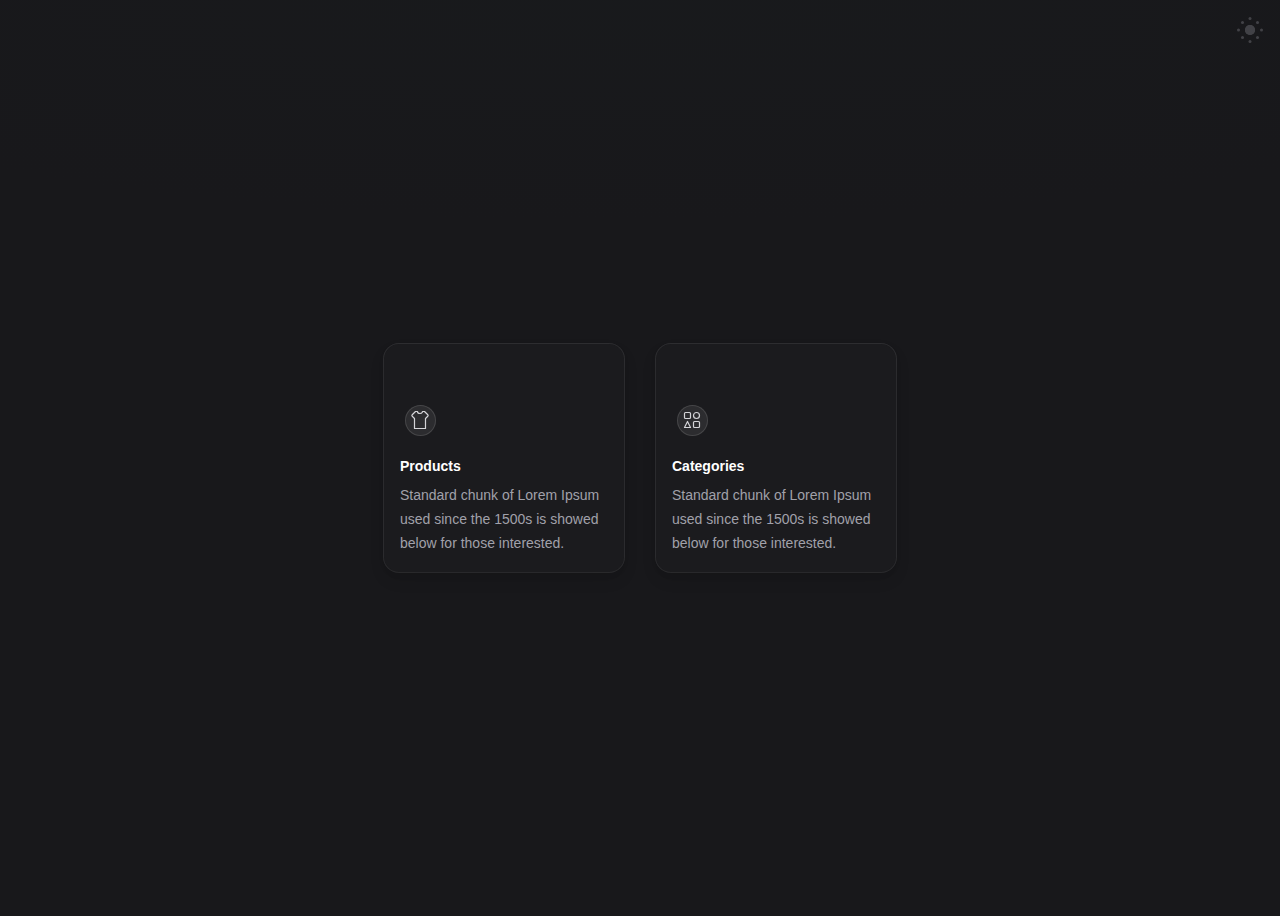
<file: Animated Hover Card  Day & Light Effects/index.html>
<!DOCTYPE html>
<html lang="en">
  <!-- Coding By Easy Web Learner -->
  <!-- Animated Hover Card  Day & Light Effects -->
  <head>
    <meta charset="UTF-8" />
    <meta name="viewport" content="width=device-width, initial-scale=1.0" />
    <title>Animated Card | Easy Web Learner</title>
    <!-- CSS -->
    <link rel="stylesheet" href="style.css">
  </head>
  <body>
   
    <div class="grid">
      <div class="card">
        <span class="icon">
          <svg viewBox="0 0 24 24" fill="none" stroke="currentColor" stroke-width="1.2" stroke-linecap="round" stroke-linejoin="round" xmlns="http://www.w3.org/2000/svg">
            <path d="M14.5 3.5C14.5 3.5 14.5 5.5 12 5.5C9.5 5.5 9.5 3.5 9.5 3.5H7.5L4.20711 6.79289C3.81658 7.18342 3.81658 7.81658 4.20711 8.20711L6.5 10.5V20.5H17.5V10.5L19.7929 8.20711C20.1834 7.81658 20.1834 7.18342 19.7929 6.79289L16.5 3.5H14.5Z"/>
          </svg>
        </span>

        <h4>Products</h4>
        <p>
          Standard chunk of Lorem Ipsum used since the 1500s is showed below
          for those interested.
        </p>
        <div class="shine"></div>
        <div class="background">
          <div class="tiles">
            <div class="tile tile-1"></div>
            <div class="tile tile-2"></div>
            <div class="tile tile-3"></div>
            <div class="tile tile-4"></div>
    
            <div class="tile tile-5"></div>
            <div class="tile tile-6"></div>
            <div class="tile tile-7"></div>
            <div class="tile tile-8"></div>
    
            <div class="tile tile-9"></div>
            <div class="tile tile-10"></div>
          </div>
    
          <div class="line line-1"></div>
          <div class="line line-2"></div>
          <div class="line line-3"></div>
        </div>
      </div>
      <div class="card">
        <span class="icon">
          <svg viewBox="0 0 24 24" fill="none" stroke="currentColor" stroke-width="1.2" stroke-linecap="round" stroke-linejoin="round" xmlns="http://www.w3.org/2000/svg">
            <path d="M4.5 9.5V5.5C4.5 4.94772 4.94772 4.5 5.5 4.5H9.5C10.0523 4.5 10.5 4.94772 10.5 5.5V9.5C10.5 10.0523 10.0523 10.5 9.5 10.5H5.5C4.94772 10.5 4.5 10.0523 4.5 9.5Z"/>
            <path d="M13.5 18.5V14.5C13.5 13.9477 13.9477 13.5 14.5 13.5H18.5C19.0523 13.5 19.5 13.9477 19.5 14.5V18.5C19.5 19.0523 19.0523 19.5 18.5 19.5H14.5C13.9477 19.5 13.5 19.0523 13.5 18.5Z"/>
            <path d="M4.5 19.5L7.5 13.5L10.5 19.5H4.5Z" />
            <path d="M16.5 4.5C18.1569 4.5 19.5 5.84315 19.5 7.5C19.5 9.15685 18.1569 10.5 16.5 10.5C14.8431 10.5 13.5 9.15685 13.5 7.5C13.5 5.84315 14.8431 4.5 16.5 4.5Z"/>
          </svg>
        </span>
        <h4>Categories</h4>
        <p>
          Standard chunk of Lorem Ipsum used since the 1500s is showed below
          for those interested.
        </p>
        <div class="shine"></div>
        <div class="background">
          <div class="tiles">
            <div class="tile tile-1"></div>
            <div class="tile tile-2"></div>
            <div class="tile tile-3"></div>
            <div class="tile tile-4"></div>
    
            <div class="tile tile-5"></div>
            <div class="tile tile-6"></div>
            <div class="tile tile-7"></div>
            <div class="tile tile-8"></div>
    
            <div class="tile tile-9"></div>
            <div class="tile tile-10"></div>
          </div>
    
          <div class="line line-1"></div>
          <div class="line line-2"></div>
          <div class="line line-3"></div>
        </div>
      </div>
    </div>
    
    <!-- Day & Night Effect -->
    <label class="day-night">
      <input type="checkbox" checked />
      <div></div>
    </label>
      <!-- JavaScript -->
      <script src="script.js"></script>
  </body>
</html>
</file>
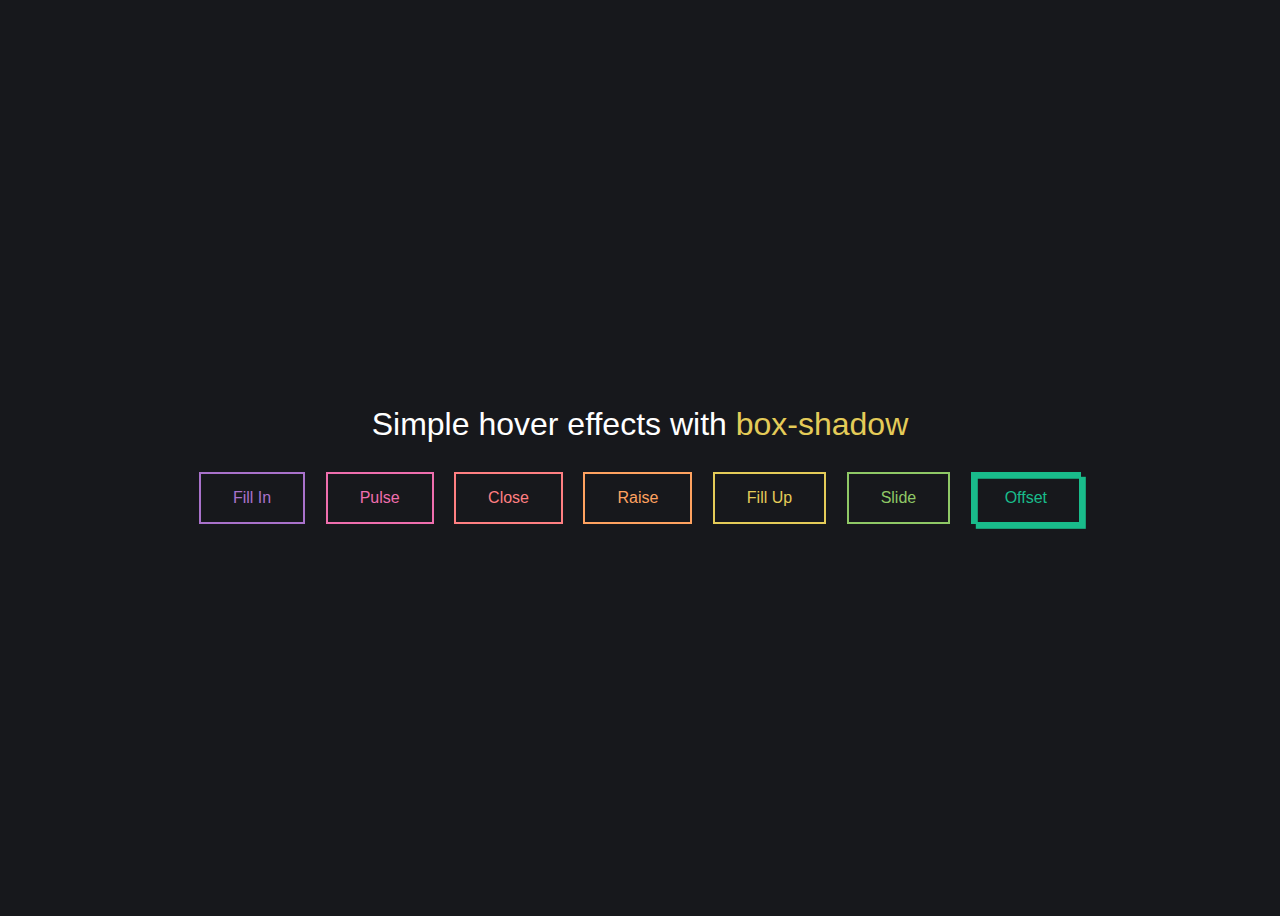
<file: Button hover effects with box-shadow/index.html>
<!DOCTYPE html>
<html lang="en">
    <!-- Coding By Easy Web Learner | itrabbi.com  -->
    <!-- Using the <details> tag to create tabs -->
<head>
    <meta charset="UTF-8">
    <meta name="viewport" content="width=device-width, initial-scale=1.0">
    <title>Button hover effects with box-shadow</title>
    <link rel="stylesheet" href="style.css">
</head>
<body>
    <div class="buttons">
        <h1>Simple hover effects with <code>box-shadow</code></h1>
        <button class="fill">Fill In</button>
        <button class="pulse">Pulse</button>
        <button class="close">Close</button>
        <button class="raise">Raise</button>
        <button class="up">Fill Up</button>
        <button class="slide">Slide</button>
        <button class="offset">Offset</button>
      </div>
</body>
</html>
</file>
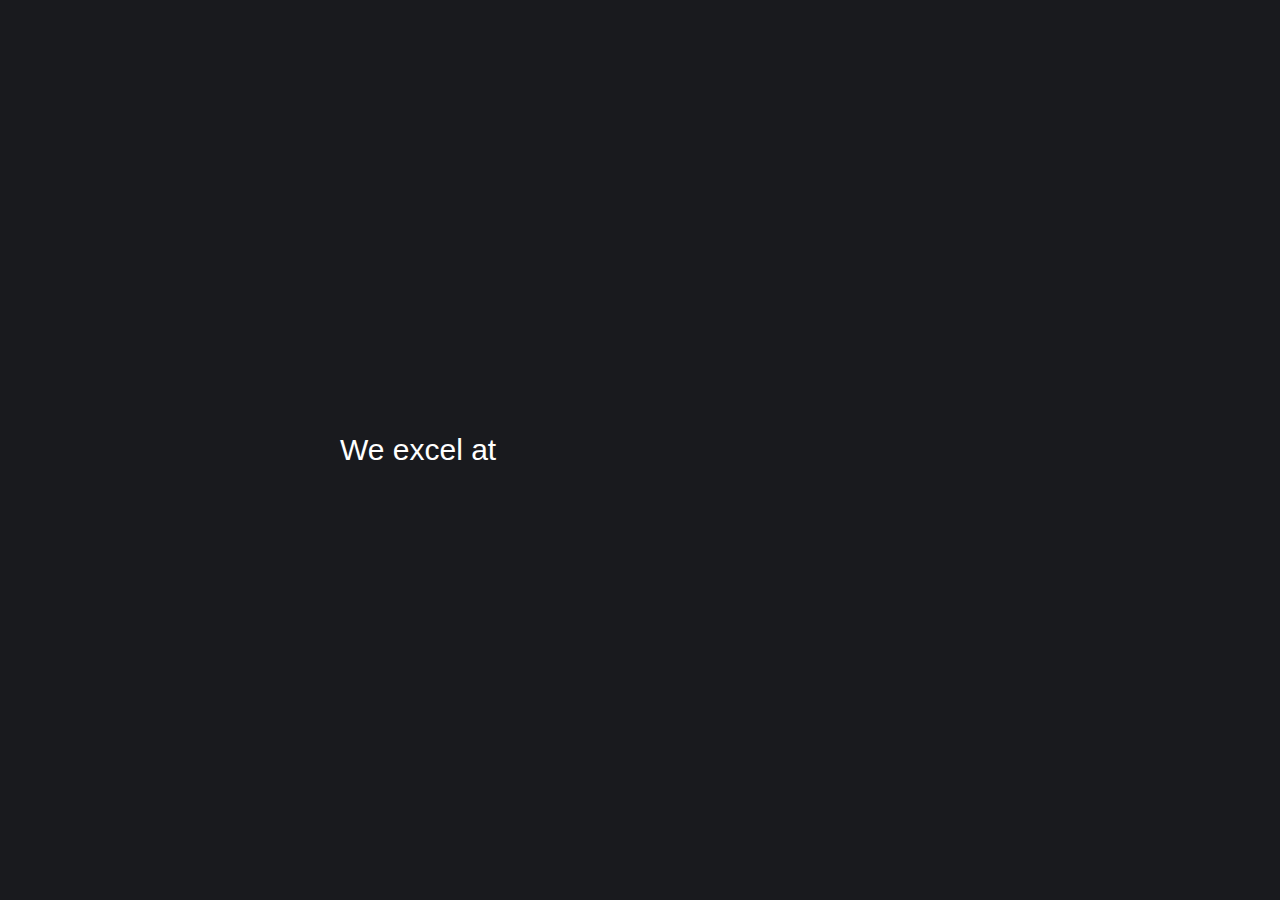
<file: JavaScript Creative Text Animation Effects  Amazing Animated Text using Html, CSS & JavaScript/index.html>
<!DOCTYPE html>
<html lang="en">
    <!-- Coding By Easy Web Learner | itrabbi.com  -->
    <!-- JavaScript Creative Text Animation Effects | Amazing Animated Text using Html, CSS & JavaScript -->
<head>
    <meta charset="UTF-8">
    <meta name="viewport" content="width=device-width, initial-scale=1.0">
    <title>JavaScript Creative Text Animation Effects | Amazing Animated Text using Html, CSS & JavaScript</title>
    <link rel="stylesheet" href="style.css">
</head>
<body>
    <div id="slider">
        <div class="span">We excel at</div>
        <div class="span" id="sliderValue"></div>
    </div>

    <!-- JavaScript -->
    <script src="script.js"></script>
</body>
</html>
</file>
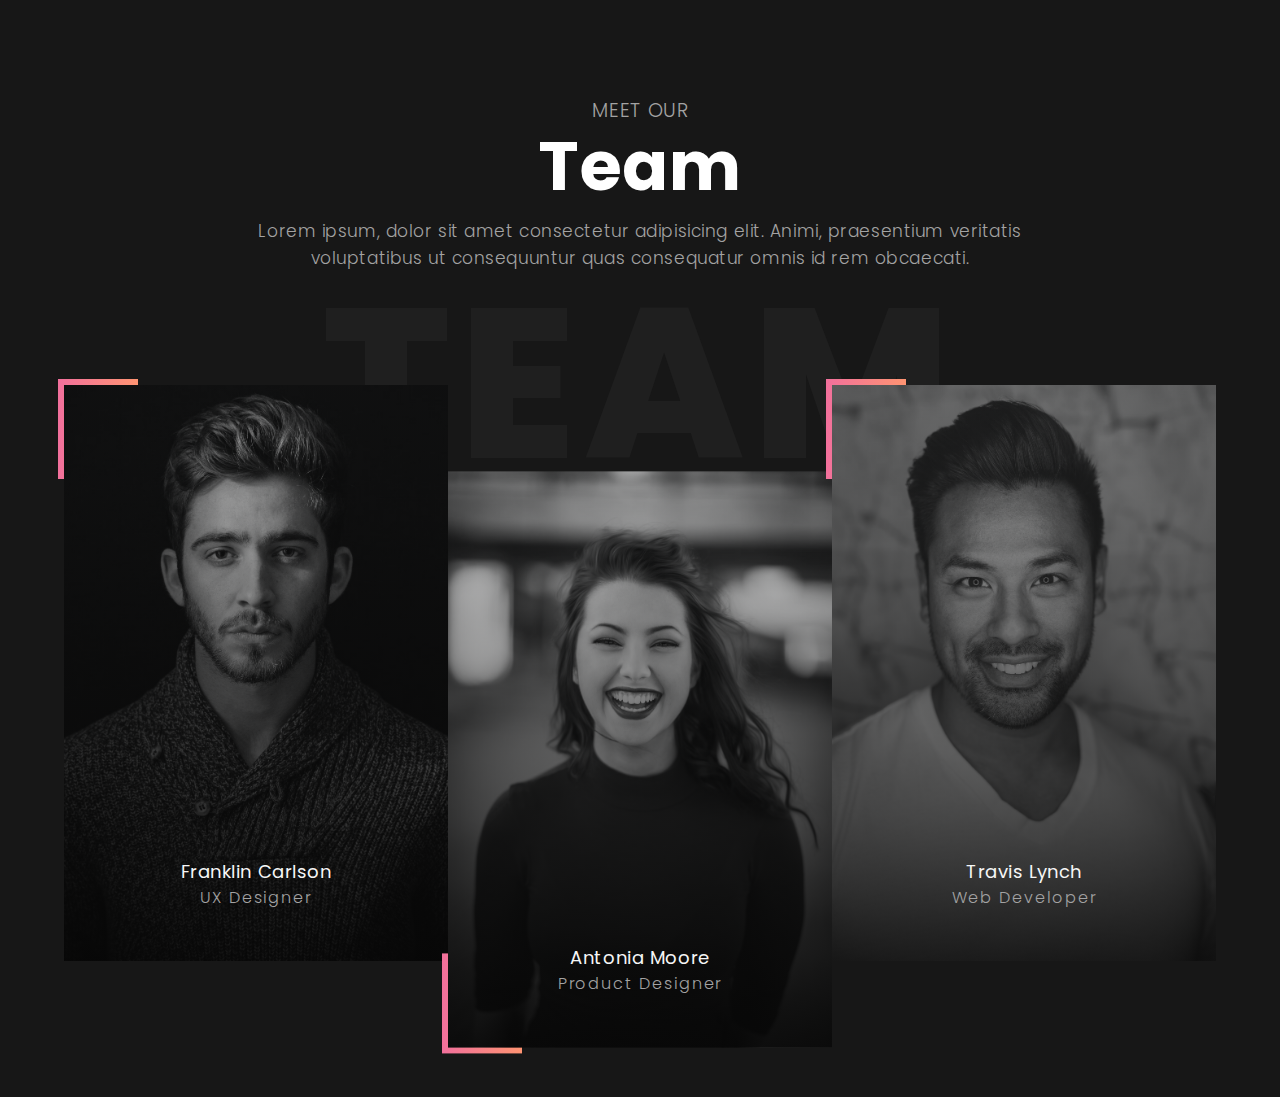
<file: Our Team Section design/index.html>
<!DOCTYPE html>
<html lang="en">
<head>
  <!-- Coding By Easy Web Learner | itrabbi.com  -->
  <!-- Our Team Section design using html & css -->
  <meta charset="UTF-8">
  <meta name="viewport" content="width=device-width, initial-scale=1.0">
  <title>Our Team Section design | Easy Web Learner</title>
  <link rel="stylesheet" href="style.css">
</head>
<body>
  <section>
    <span>meet our</span>
    <h2>Team</h2>
    <p>Lorem ipsum, dolor sit amet consectetur adipisicing elit. Animi, praesentium veritatis voluptatibus ut
      consequuntur quas consequatur omnis id rem obcaecati.</p>
    <span class="bg-watermark">team</span>
    <div class="cards">
      <div class="card">
        <img src="/Our Team Section design/images/1.png" alt="Franklin Carlson">
        <div class="card-content">
          <h3>franklin carlson</h3>
          <p>UX Designer</p>
          <ul>
            <li><a href="#"><i class="fa-brands fa-x-twitter"></i></a></li>
            <li><a href="#"><i class="fa-brands fa-linkedin-in"></i></a></li>
          </ul>
        </div>
      </div>
      <div class="card">
        <img src="/Our Team Section design/images/2.png" alt="Antonia Moore">
        <div class="card-content">
          <h3>antonia moore</h3>
          <p>product designer</p>
          <ul>
            <li><a href="#"><i class="fa-brands fa-x-twitter"></i></a></li>
            <li><a href="#"><i class="fa-brands fa-linkedin-in"></i></a></li>
          </ul>
        </div>
      </div>
      <div class="card">
        <img src="/Our Team Section design/images/3.png" alt="Travis Lynch">
        <div class="card-content">
          <h3>travis lynch</h3>
          <p>web developer</p>
          <ul>
            <li><a href="#"><i class="fa-brands fa-x-twitter"></i></a></li>
            <li><a href="#"><i class="fa-brands fa-linkedin-in"></i></a></li>
          </ul>
        </div>
      </div>
    </div>
  </section>
</body>
</html>
</file>
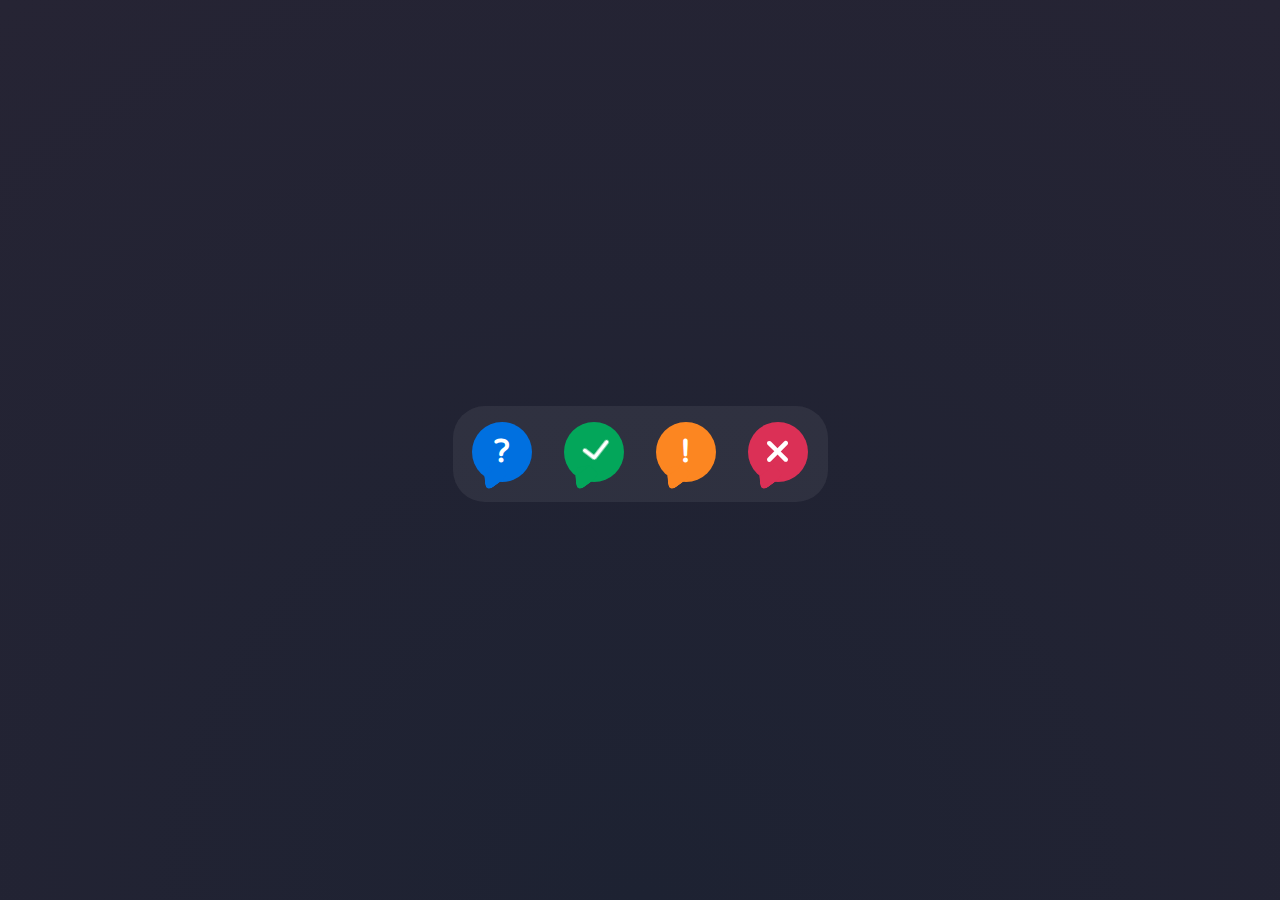
<file: Splashed Toast Notifications - CSS/index.html>
<!DOCTYPE html>
<html lang="en">
<!-- Coding By Easy Web Learner | itrabbi.com  -->
<!-- Splashed Toast Notifications - CSS -->
<head>
	<meta charset="UTF-8">
	<meta name="viewport" content="width=device-width, initial-scale=1.0">
	<title>Splashed Toast Notifications - CSS</title>
	<link rel="stylesheet" href="style.css">
</head>
<body>

	<input type="checkbox" name="t-help" id="t-help" checked>
	<input type="checkbox" name="t-success" id="t-success" checked>
	<input type="checkbox" name="t-warning" id="t-warning" checked>
	<input type="checkbox" name="t-error" id="t-error" checked>
	<div class="toast-panel">
		<div class="toast-item help">
			<div class="toast help">
				<label for="t-help" class="close"></label>
				<h3>Help!</h3>
				<p>Do you have a problem? Just use this <a href="#">contact form</a>.</p>
			</div>
		</div>
		<div class="toast-item success">
			<div class="toast success">
				<label for="t-success" class="close"></label>
				<h3>Success!</h3>
				<p>Your message has been sent successfully.</p>
			</div>
		</div>
		<div class="toast-item warning">
			<div class="toast warning">
				<label for="t-warning" class="close"></label>
				<h3>Warning!</h3>
				<p>Sorry, there was a problem with your request.</p>
			</div>
		</div>
		<div class="toast-item error">
			<div class="toast error">
				<label for="t-error" class="close"></label>
				<h3>Error!</h3>
				<p>Change a few thing up and try submitting again.</p>
			</div>
		</div>
		<div class="toast-icons">
			<label for="t-help" class="toast-icon icon-help"></label>
			<label for="t-success" class="toast-icon icon-success"></label>
			<label for="t-warning" class="toast-icon icon-warning"></label>
			<label for="t-error" class="toast-icon icon-error"></label>
		</div>
	</div>
	
</body>
</html>
</file>
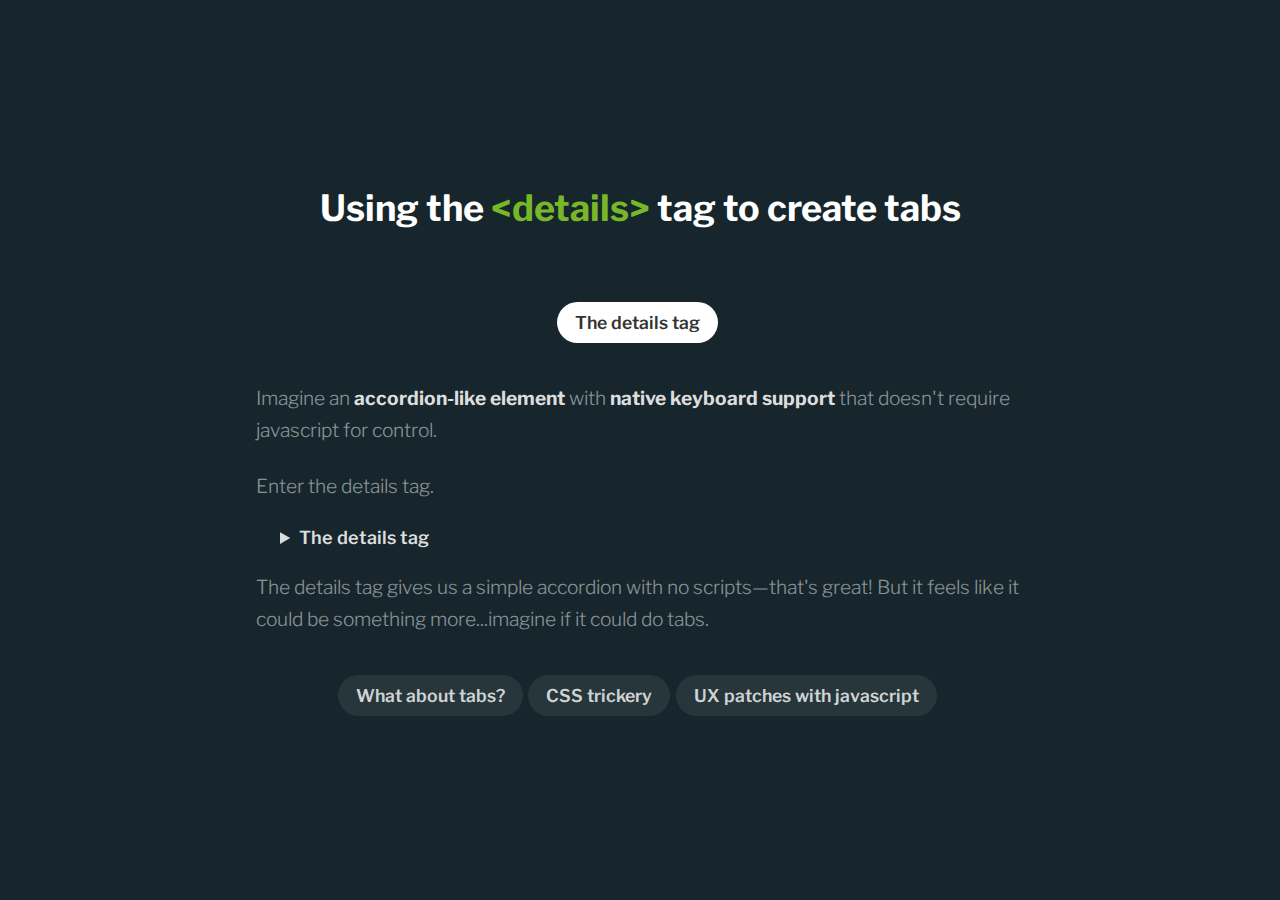
<file: Using the details tag to create tabs/index.html>
<!DOCTYPE html>
<html lang="en">
<!-- Coding By Easy Web Learner | itrabbi.com  -->
<!-- Using the <details> tag to create tabs -->
<head>
    <meta charset="UTF-8">
    <meta name="viewport" content="width=device-width, initial-scale=1.0">
    <title>Using the <details> tag to create tabs</title>
    <link rel="preconnect" href="https://fonts.googleapis.com">
    <link rel="preconnect" href="https://fonts.gstatic.com" crossorigin>
    <link href="https://fonts.googleapis.com/css2?family=Libre+Franklin:ital,wght@0,100;0,200;0,300;0,400;0,500;0,600;0,700;0,800;0,900;1,100;1,200;1,300;1,400;1,500;1,600;1,700;1,800;1,900&display=swap" rel="stylesheet">
    <link rel="stylesheet" href="style.css">
</head>

<body>
    <h1>Using the <span>&lt;details&gt;</span> tag to create tabs</h1>
    <div class="details-tabs">
        <details class="details-item" open>
            <!-- default first "tab" to open -->
            <summary class="details-tab">The details tag</summary>
            <div class="details-content">
                <p>Imagine an <strong>accordion-like element</strong> with <strong>native keyboard support</strong> that
                    doesn't require javascript for control.</p>
                <p>Enter the details tag.</p>
                <details>
                    <summary>The details tag</summary>
                    <p>This is a details tag with content</p>
                </details>
                <p>The details tag gives us a simple accordion with no scripts&mdash;that's great! But it feels like it
                    could be something more...imagine if it could do tabs.</p>
            </div>
        </details>
        <details class="details-item">
            <summary class="details-tab">What about tabs?</summary>
            <div class="details-content">
                <p>Tabs and accordions work in technically the same way, although tabs typically require a shared parent
                    container and containers to build out the tabs and content separate from each other.</p>
                <p>Interactivity is another difference: the ways accordions or tabs are toggled. With accordions it's
                    common to be able to open and close them individually, but with tabs there must always be one, and
                    only one, open.</p>
                <p>At first glance there doesn't seem to be a way to make this work. The structure isn't right. The
                    layout isn't right. The functionality isn't quite right. But each of those problems can be solved if
                    we look a bit closer.</p>
            </div>
        </details>
        <details class="details-item">
            <summary class="details-tab">CSS trickery</summary>
            <div class="details-content">
                <p>With a little help from the <strong>display: contents;</strong> property, we can transform a group of
                    discrete details tags with tab and content area elements as children, into a group of the tab and
                    content area elements from all the details elements mixed together.</p>
                <p>Say you had 3 small buckets of red and blue balls. The buckets can interact with each other or bang
                    together, but the balls inside each bucket can't interact with the balls from the other buckets.</p>
                <p>You could think of what we are doing like pouring all of the small buckets into a larger bucket. Now
                    all of the balls can interact with each other and we can organize them by color in the bigger
                    bucket. With display: contents; it's as if the details tag isn't there at all&mdash;at least
                    visually.</p>
                <p>Now that all the tab and content area elements can interact with each other in the flow of the page,
                    we can use <strong>display: flex;</strong> and <strong>order</strong> to make the tabs flow nicely
                    but also be separate from the content area.</p>
                <p>And that's what you see here! Open up the inspector and have a look.</p>
            </div>
        </details>
        <details class="details-item">
            <summary class="details-tab">UX patches with javascript</summary>
            <div class="details-content">
                <p>So you might have thought we could get by without any JS, but we need it a little. Luckily it's the
                    type of script that you can write once and reuse without reconfiguration.</p>
                <p>The default functionality of the details tab means that it can be toggled open or closed. That's not
                    what we want for tabs. Each details tag must be manually closed and then another opened. We want a
                    tab to stay open and then close when another is picked.</p>
                <p>By watching for attribute changes and blocking keyboard and mouse input from toggling a details tab
                    when a tab is open, we can emulate the expected tab behavior.</p>
                <p>Then it's just a matter of toggling the sibling details tags when another is selected.</p>
            </div>
        </details>
    </div>

    <!--jquery-->
    <script src="https://code.jquery.com/jquery-3.7.1.slim.min.js"
        integrity="sha256-kmHvs0B+OpCW5GVHUNjv9rOmY0IvSIRcf7zGUDTDQM8=" crossorigin="anonymous"></script>
    <!--Custome JS-->
    <script src="script.js"></script>
</body>
</html>
</file>
<file: Animated Hover Card  Day & Light Effects/style.css>
/* NOW CSS MAGIC */
html {
  box-sizing: border-box;
  -webkit-font-smoothing: antialiased;
}

* {
  box-sizing: inherit;
}

*:before,
*:after {
  box-sizing: inherit;
}

body {
  min-height: 100vh;
  display: flex;
  font-family: "Inter", Arial;
  justify-content: center;
  align-items: center;
  background-color: var(--background-color);
  overflow: hidden;
}

body:before {
  content: "";
  position: absolute;
  inset: 0 -60% 65% -60%;
  background-image: radial-gradient(
    ellipse at top,
    #10b981 0%,
    var(--background-color) 50%
  );
  opacity: var(--blur-opacity);
}

body {
  --background-color: #18181b;
  --text-color: #a1a1aa;
  --card-background-color: rgba(255, 255, 255, 0.015);
  --card-border-color: rgba(255, 255, 255, 0.1);
  --card-box-shadow-1: rgba(0, 0, 0, 0.05);
  --card-box-shadow-1-y: 3px;
  --card-box-shadow-1-blur: 6px;
  --card-box-shadow-2: rgba(0, 0, 0, 0.1);
  --card-box-shadow-2-y: 8px;
  --card-box-shadow-2-blur: 15px;
  --card-label-color: #ffffff;
  --card-icon-color: #d4d4d8;

  --card-icon-background-color: rgba(255, 255, 255, 0.08);
  --card-icon-border-color: rgba(255, 255, 255, 0.12);
  --card-shine-opacity: 0.1;
  --card-shine-gradient: conic-gradient(
    from 205deg at 50% 50%,
    rgba(16, 185, 129, 0) 0deg,
    #10b981 25deg,
    rgba(52, 211, 153, 0.18) 295deg,
    rgba(16, 185, 129, 0) 360deg
  );
  --card-line-color: #2a2b2c;
  --card-tile-color: rgba(16, 185, 129, 0.05);
  --card-hover-border-color: rgba(255, 255, 255, 0.2);
  --card-hover-box-shadow-1: rgba(0, 0, 0, 0.04);
  --card-hover-box-shadow-1-y: 5px;
  --card-hover-box-shadow-1-blur: 10px;
  --card-hover-box-shadow-2: rgba(0, 0, 0, 0.3);
  --card-hover-box-shadow-2-y: 15px;
  --card-hover-box-shadow-2-blur: 25px;
  --card-hover-icon-color: #34d399;
  --card-hover-icon-background-color: rgba(52, 211, 153, 0.1);
  --card-hover-icon-border-color: rgba(52, 211, 153, 0.2);
  --blur-opacity: 0.01;
}

body.light {
  --background-color: #fafafa;
  --text-color: #52525b;
  --card-background-color: transparent;
  --card-border-color: rgba(24, 24, 27, 0.08);
  --card-box-shadow-1: rgba(24, 24, 27, 0.02);
  --card-box-shadow-1-y: 3px;
  --card-box-shadow-1-blur: 6px;
  --card-box-shadow-2: rgba(24, 24, 27, 0.04);
  --card-box-shadow-2-y: 2px;
  --card-box-shadow-2-blur: 7px;
  --card-label-color: #18181b;
  --card-icon-color: #18181b;
  --card-icon-background-color: rgba(24, 24, 27, 0.04);
  --card-icon-border-color: rgba(24, 24, 27, 0.1);
  --card-shine-opacity: 0.3;
  --card-shine-gradient: conic-gradient(
    from 225deg at 50% 50%,
    rgba(16, 185, 129, 0) 0deg,
    #10b981 25deg,
    #edfaf6 285deg,
    #ffffff 345deg,
    rgba(16, 185, 129, 0) 360deg
  );
  --card-line-color: #e9e9e7;
  --card-tile-color: rgba(16, 185, 129, 0.08);
  --card-hover-border-color: rgba(24, 24, 27, 0.15);
  --card-hover-box-shadow-1: rgba(24, 24, 27, 0.05);
  --card-hover-box-shadow-1-y: 3px;
  --card-hover-box-shadow-1-blur: 6px;
  --card-hover-box-shadow-2: rgba(24, 24, 27, 0.1);
  --card-hover-box-shadow-2-y: 8px;
  --card-hover-box-shadow-2-blur: 15px;
  --card-hover-icon-color: #18181b;
  --card-hover-icon-background-color: rgba(24, 24, 27, 0.04);
  --card-hover-icon-border-color: rgba(24, 24, 27, 0.34);
  --blur-opacity: 0.1;
}

body.toggle .grid * {
  transition-duration: 0s !important;
}

.grid {
  display: grid;
  grid-template-columns: repeat(2, 240px);
  grid-gap: 32px;
  position: relative;
  z-index: 1;
}

.card {
  background-color: var(--background-color);
  box-shadow: 0px var(--card-box-shadow-1-y) var(--card-box-shadow-1-blur)
      var(--card-box-shadow-1),
    0px var(--card-box-shadow-2-y) var(--card-box-shadow-2-blur)
      var(--card-box-shadow-2),
    0 0 0 1px var(--card-border-color);
  padding: 56px 16px 16px 16px;
  border-radius: 15px;
  cursor: pointer;
  position: relative;
  transition: box-shadow 0.25s;
}

.card::before {
  content: "";
  position: absolute;
  inset: 0;
  border-radius: 15px;
  background-color: var(--card-background-color);
}

.card .icon {
  z-index: 2;
  position: relative;
  display: table;
  padding: 8px;
}

.card .icon::after {
  content: "";
  position: absolute;
  inset: 4.5px;
  border-radius: 50%;
  background-color: var(--card-icon-background-color);
  border: 1px solid var(--card-icon-border-color);
  -webkit-backdrop-filter: blur(2px);
  backdrop-filter: blur(2px);
  transition: background-color 0.25s, border-color 0.25s;
}

.card .icon svg {
  position: relative;
  z-index: 1;
  display: block;
  width: 24px;
  height: 24px;
  transform: translateZ(0);
  color: var(--card-icon-color);
  transition: color 0.25s;
}

.card h4 {
  z-index: 2;
  position: relative;
  margin: 12px 0 4px 0;
  font-family: inherit;
  font-weight: 600;
  font-size: 14px;
  line-height: 2;
  color: var(--card-label-color);
}

.card p {
  z-index: 2;
  position: relative;
  margin: 0;
  font-size: 14px;
  line-height: 1.7;
  color: var(--text-color);
}

.card .shine {
  border-radius: inherit;
  position: absolute;
  inset: 0;
  z-index: 1;
  overflow: hidden;
  opacity: 0;
  transition: opacity 0.5s;
}

.card .shine:before {
  content: "";
  width: 150%;
  padding-bottom: 150%;
  border-radius: 50%;
  position: absolute;
  left: 50%;
  bottom: 55%;
  filter: blur(35px);
  opacity: var(--card-shine-opacity);
  transform: translateX(-50%);
  background-image: var(--card-shine-gradient);
}

.card .background {
  border-radius: inherit;
  position: absolute;
  inset: 0;
  overflow: hidden;
  -webkit-mask-image: radial-gradient(
    circle at 60% 5%,
    black 0%,
    black 15%,
    transparent 60%
  );
  mask-image: radial-gradient(
    circle at 60% 5%,
    black 0%,
    black 15%,
    transparent 60%
  );
}

.card .background .tiles {
  opacity: 0;
  transition: opacity 0.25s;
}

.card .background .tiles .tile {
  position: absolute;
  background-color: var(--card-tile-color);
  -webkit-animation-duration: 8s;
  animation-duration: 8s;
  -webkit-animation-iteration-count: infinite;
  animation-iteration-count: infinite;
  opacity: 0;
}

.card .background .tiles .tile.tile-4,
.card .background .tiles .tile.tile-6,
.card .background .tiles .tile.tile-10 {
  -webkit-animation-delay: -2s;
  animation-delay: -2s;
}

.card .background .tiles .tile.tile-3,
.card .background .tiles .tile.tile-5,
.card .background .tiles .tile.tile-8 {
  -webkit-animation-delay: -4s;
  animation-delay: -4s;
}

.card .background .tiles .tile.tile-2,
.card .background .tiles .tile.tile-9 {
  -webkit-animation-delay: -6s;
  animation-delay: -6s;
}

.card .background .tiles .tile.tile-1 {
  top: 0;
  left: 0;
  height: 10%;
  width: 22.5%;
}

.card .background .tiles .tile.tile-2 {
  top: 0;
  left: 22.5%;
  height: 10%;
  width: 27.5%;
}

.card .background .tiles .tile.tile-3 {
  top: 0;
  left: 50%;
  height: 10%;
  width: 27.5%;
}
.card .background .tiles .tile.tile-4 {
  top: 0;
  left: 77.5%;
  height: 10%;
  width: 22.5%;
}

.card .background .tiles .tile.tile-5 {
  top: 10%;
  left: 0;
  height: 22.5%;
  width: 22.5%;
}

.card .background .tiles .tile.tile-6 {
  top: 10%;
  left: 22.5%;
  height: 22.5%;
  width: 27.5%;
}

.card .background .tiles .tile.tile-7 {
  top: 10%;
  left: 50%;
  height: 22.5%;
  width: 27.5%;
}

.card .background .tiles .tile.tile-8 {
  top: 10%;
  left: 77.5%;
  height: 22.5%;
  width: 22.5%;
}

.card .background .tiles .tile.tile-9 {
  top: 32.5%;
  left: 50%;
  height: 22.5%;
  width: 27.5%;
}

.card .background .tiles .tile.tile-10 {
  top: 32.5%;
  left: 77.5%;
  height: 22.5%;
  width: 22.5%;
}

@keyframes tile {
  0%,
  12.5%,
  100% {
    opacity: 1;
  }
  25%,
  82.5% {
    opacity: 0;
  }
}

.card .background .line {
  position: absolute;
  inset: 0;
  opacity: 0;
  transition: opacity 0.35s;
}

.card .background .line:before,
.card .background .line:after {
  content: "";
  position: absolute;
  background-color: var(--card-line-color);
  transition: transform 0.35s;
}

.card .background .line:before {
  left: 0;
  right: 0;
  height: 1px;
  transform-origin: 0 50%;
  transform: scaleX(0);
}

.card .background .line:after {
  top: 0;
  bottom: 0;
  width: 1px;
  transform-origin: 50% 0;
  transform: scaleY(0);
}

.card .background .line.line-1:before {
  top: 10%;
}

.card .background .line.line-1:after {
  left: 22.5%;
}

.card .background .line.line-1:before,
.card .background .line.line-1:after {
  transition-delay: 0.3s;
}

.card .background .line.line-2:before {
  top: 32.5%;
}

.card .background .line.line-2:after {
  left: 50%;
}

.card .background .line.line-2:before,
.card .background .line.line-2:after {
  transition-delay: 0.15s;
}

.card .background .line.line-3:before {
  top: 55%;
}

.card .background .line.line-3:after {
  right: 22.5%;
}

.card:hover {
  box-shadow: 0px 3px 6px var(--card-hover-box-shadow-1),
    0px var(--card-hover-box-shadow-2-y) var(--card-hover-box-shadow-2-blur)
      var(--card-hover-box-shadow-2),
    0 0 0 1px var(--card-hover-border-color);
}

.card:hover .icon::after {
  background-color: var(--card-hover-icon-background-color);
  border-color: var(--card-hover-icon-border-color);
}

.card:hover .icon svg {
  color: var(--card-hover-icon-color);
}

.card:hover .shine {
  opacity: 1;
  transition-duration: 0.5s;
  transition-delay: 0s;
}

.card:hover .background .tiles {
  opacity: 1;
  transition-delay: 0.25s;
}

.card:hover .background .tiles .tile {
  -webkit-animation-name: tile;
  animation-name: tile;
}

.card:hover .background .line {
  opacity: 1;
  transition-duration: 0.15s;
}

.card:hover .background .line:before {
  transform: scaleX(1);
}

.card:hover .background .line:after {
  transform: scaleY(1);
}

.card:hover .background .line.line-1:before,
.card:hover .background .line.line-1:after {
  transition-delay: 0s;
}

.card:hover .background .line.line-2:before,
.card:hover .background .line.line-2:after {
  transition-delay: 0.15s;
}

.card:hover .background .line.line-3:before,
.card:hover .background .line.line-3:after {
  transition-delay: 0.3s;
}

.day-night{
  cursor: pointer;
  position: absolute;
  right: 20px;
  top: 20px;
  opacity: 0.3;
}

.day-night input{
  display: none;
}

.day-night input + div {
  border-radius: 50%;
  width: 20px;
  height: 20px;
  position: relative;
  box-shadow: inset 8px -8px 0 0 var(--text-color);
  transform: scale(1) rotate(-2deg);
  transition: box-shadow 0.5s ease 0s, transform 0.4s ease 0.1s;
}

.day-night input + div:before {
  content: "";
  width: inherit;
  height: inherit;
  border-radius: inherit;
  position: absolute;
  left: 0;
  top: 0;
  transition: background-color 0.3s ease;
}

.day-night input + div:after {
  content: "";
  width: 6px;
  height: 6px;
  border-radius: 50%;
  margin: -3px 0 0 -3px;
  position: absolute;
  top: 50%;
  left: 50%;
  box-shadow: 0 -23px 0 var(--text-color), 0 23px 0 var(--text-color),
    23px 0 0 var(--text-color), -23px 0 0 var(--text-color),
    15px 15px 0 var(--text-color), -15px 15px 0 var(--text-color),
    15px -15px 0 var(--text-color), -15px -15px 0 var(--text-color);
  transform: scale(0);
  transition: all 0.3s ease;
}

.day-night input:checked + div {
  box-shadow: inset 20px -20px 0 0 var(--text-color);
  transform: scale(0.5) rotate(0deg);
  transition: transform 0.3s ease 0.1s, box-shadow 0.2s ease 0s;
}

.day-night input:checked + div:before {
  background: var(--text-color);
  transition: background-color 0.3s ease 0.1s;
}

.day-night input:checked + div:after {
  transform: scale(1);
  transition: transform 0.5s ease 0.15s;
}
</file>
<file: Button hover effects with box-shadow/style.css>
.fill:hover,
.fill:focus {
  box-shadow: inset 0 0 0 2em var(--hover);
}

.pulse:hover,
.pulse:focus {
  -webkit-animation: pulse 1s;
          animation: pulse 1s;
  box-shadow: 0 0 0 2em transparent;
}

@-webkit-keyframes pulse {
  0% {
    box-shadow: 0 0 0 0 var(--hover);
  }
}

@keyframes pulse {
  0% {
    box-shadow: 0 0 0 0 var(--hover);
  }
}
.close:hover,
.close:focus {
  box-shadow: inset -3.5em 0 0 0 var(--hover), inset 3.5em 0 0 0 var(--hover);
}

.raise:hover,
.raise:focus {
  box-shadow: 0 0.5em 0.5em -0.4em var(--hover);
  transform: translateY(-0.25em);
}

.up:hover,
.up:focus {
  box-shadow: inset 0 -3.25em 0 0 var(--hover);
}

.slide:hover,
.slide:focus {
  box-shadow: inset 6.5em 0 0 0 var(--hover);
}

.offset {
  box-shadow: 0.3em 0.3em 0 0 var(--color), inset 0.3em 0.3em 0 0 var(--color);
}
.offset:hover, .offset:focus {
  box-shadow: 0 0 0 0 var(--hover), inset 6em 3.5em 0 0 var(--hover);
}

.fill {
  --color: #a972cb;
  --hover: #cb72aa;
}

.pulse {
  --color: #ef6eae;
  --hover: #ef8f6e;
}

.close {
  --color: #ff7f82;
  --hover: #ffdc7f;
}

.raise {
  --color: #ffa260;
  --hover: #e5ff60;
}

.up {
  --color: #e4cb58;
  --hover: #94e458;
}

.slide {
  --color: #8fc866;
  --hover: #66c887;
}

.offset {
  --color: #19bc8b;
  --hover: #1973bc;
}

button {
  color: var(--color);
  transition: 0.25s;
}
button:hover, button:focus {
  border-color: var(--hover);
  color: #fff;
}

body {
  color: #fff;
  background: #17181c;
  font: 300 1em "Fira Sans", sans-serif;
  justify-content: center;
  align-content: center;
  align-items: center;
  text-align: center;
  min-height: 100vh;
  display: flex;
}

button {
  background: none;
  border: 2px solid;
  font: inherit;
  line-height: 1;
  margin: 0.5em;
  padding: 1em 2em;
}

h1 {
  font-weight: 400;
}

code {
  color: #e4cb58;
  font: inherit;
}
</file>
<file: JavaScript Creative Text Animation Effects  Amazing Animated Text using Html, CSS & JavaScript/style.css>
body {
    font-family: 'Ubuntu', sans-serif;
    margin: 0 auto;
    background-color: #191a1e;
    color: white;
    min-height: 100vh;
    display: flex;
    align-items: center;
    justify-content: center;
}

#slider {
    width: 600px;
    display: flex;
    gap: 15px;
    font-size: 30px;
}

#sliderValue {
    display: flex;
    color: #0077ee;
    font-weight: 700;
}

.start {
    opacity: 0;
}

.animation {
    animation: fade .3s forwards;
}


@keyframes fade {
    0% {
        opacity: 0;
        transform: translateY(20px);
    }

    100% {
        opacity: 1;
        transform: translateY(0px);
    }
}

.holder-animation {
    animation: holder 4s;
}

@keyframes holder {
    0% {
        opacity: 1;
    }

    95% {
        opacity: 1;
    }

    100% {
        opacity: 0;
    }
}
</file>
<file: Our Team Section design/style.css>
@import url("https://fonts.googleapis.com/css2?family=Poppins:wght@300;400;500;800&display=swap");

* {
  margin: 0;
  padding: 0;
  box-sizing: border-box;
}

body {
  background: #171717;
  min-height: 100vh;
}

img {
  max-width: 100%;
  display: block;
}

ul {
  list-style-type: none;
}

ul i {
  color: #fff;
  font-size: clamp(0.9rem, 0.825rem + 0.3vw, 1.2rem);
}

ul i:hover {
  color: #f2709c;
}

section {
  font-family: "Poppins", sans-serif;
  font-weight: 300;
  font-style: normal;
  padding-block: min(20vh, 6rem);
  text-align: center;
  width: calc(min(90rem, 90%));
  margin-inline: auto;
}

section span,
section p,
section h2,
section h3 {
  letter-spacing: 0.035rem;
}

section p {
  line-height: 1.6;
  color: #a3a3a3;
  max-width: 50rem;
  margin: 0 auto;
  font-size: clamp(0.9rem, 0.825rem + 0.3vw, 1.2rem);
}

section .bg-watermark {
  color: #1f1f1f;
  font-size: clamp(6rem, 1.3333rem + 14.9333vw, 20rem);
  font-weight: 800;
  position: absolute;
  z-index: -1;
  left: 50%;
  transform: translatex(-50%) translatey(-15%);
  user-select: none;
  letter-spacing: 0.5rem;
}

section span {
  text-transform: uppercase;
  display: block;
  font-size: 1.2rem;
  color: #a3a3a3;
}

section h2 {
  font-size: clamp(3.5rem, 3rem + 1.6vw, 5rem);
  margin-top: -0.625rem;
  color: #fff;
}

section .cards {
  margin-top: 7rem;
  display: grid;
  grid-template-columns: repeat(auto-fit, minmax(min(12rem, 100%), 1fr));
  gap: 2rem;
}

@media screen and (min-width: 51rem) {
  section .cards {
    gap: 0;
    padding-bottom: 2.5rem;
  }
}

section .cards .card {
  position: relative;
  cursor: pointer;
}

section .cards .card h3,
section .cards .card p {
  text-transform: capitalize;
}

section .cards .card h3 {
  font-size: clamp(1rem, 0.9167rem + 0.2667vw, 1.25rem);
  font-weight: 400;
  color: #f6f6f6;
}

section .cards .card p {
  font-size: clamp(0.85rem, 0.75rem + 0.32vw, 1.15rem);
  letter-spacing: 0.12rem;
  font-weight: 300;
  max-width: 100%;
}

section .cards .card::before {
  position: absolute;
  content: "";
  width: 5rem;
  height: 6.25rem;
  z-index: 0;
  transition: 0.3s ease-in-out;
  background: #f2709c;
  background: -webkit-linear-gradient(to left, #ff9472, #f2709c);
  background: linear-gradient(to left, #ff9472, #f2709c);
  top: -0.375rem;
  left: -0.375rem;
}

section .cards .card::after {
  position: absolute;
  inset: 0;
  content: "";
  width: 100%;
  height: 100%;
  background: #232526;
  background: -webkit-linear-gradient(to bottom, rgba(65, 67, 69, 0.2), rgba(8, 8, 8, 0.9));
  background: linear-gradient(to bottom, rgba(65, 67, 69, 0.2), rgba(8, 8, 8, 0.9));
}

section .cards .card img {
  filter: grayscale(100%);
  transition: 0.5s ease;
}

section .cards .card-content {
  position: absolute;
  bottom: 0;
  z-index: 99;
  left: 0;
  color: #fff;
  width: 100%;
  padding: 1.875rem 1.25rem;
  text-align: center;
}

section .cards .card-content ul {
  display: flex;
  align-items: center;
  justify-content: center;
  gap: 0.625rem;
  margin-top: 1.25rem;
}

section .cards .card:hover img {
  filter: grayscale(0%);
}

section .cards .card:hover::before {
  transform: scale(1.03);
}

section .cards .card:nth-child(1)::before {
  top: -0.375rem;
  left: -0.375rem;
}

@media screen and (min-width: 31.25rem) {
  section .cards .card:nth-child(2) {
    transform: translatey(15%);
  }
}

section .cards .card:nth-child(2)::before {
  bottom: -0.375rem;
  left: -0.375rem;
  top: auto;
}

section .cards .card:nth-child(3)::before {
  top: -0.375rem;
  left: -0.375rem;
}
</file>
<file: Splashed Toast Notifications - CSS/style.css>
@import url('https://fonts.googleapis.com/css2?family=Varela+Round&display=swap');

:root {
    --tr: all 0.5s ease 0s;
    --ch1: #05478a;
    --ch2: #0070e0;
    --cs1: #005e38;
    --cs2: #03a65a;
    --cw1: #c24914;
    --cw2: #fc8621;
    --ce1: #851d41;
    --ce2: #db3056;
}

body {
    margin: 0;
    padding: 0;
    width: 100vw;
    height: 100vh;
    overflow: hidden;
    display: flex;
    align-items: center;
    justify-content: flex-end;
    flex-direction: column;
    background: radial-gradient(circle at 50% 100%, #1d2232, #262434);
    font-family: "Varela Round", sans-serif;
}

.toast-panel {
    display: flex;
    flex-direction: column;
    align-items: center;
    justify-content: center;
    transition: var(--tr);
    position: absolute;
    padding: 0 1rem;
    height: 100%;
    min-height: 20rem;
    min-width: 375px;
}

.toast-item {
    overflow: hidden;
    max-height: 25rem;
    transition: var(--tr);
    animation: show-toast 4s ease 3s 1;
}

@keyframes show-toast {

    0%,
    50%,
    100% {
        max-height: 0;
        opacity: 0;
    }

    10%,
    25% {
        max-height: 15rem;
        opacity: 1;
    }
}

.toast {
    background-color: #232b2b;
    background: var(--bg);
    color: #f5f5f5;
    padding: 1rem 2rem 1rem 6rem;
    text-align: center;
    border-radius: 2rem;
    position: relative;
    font-weight: 300;
    margin: 1.75rem 0 1rem;
    text-align: left;
    max-width: 15rem;
    transition: var(--tr);
    opacity: 1;
}

.toast:before {
    content: "";
    position: absolute;
    width: 5.5rem;
    height: 6rem;
    --drop:
        radial-gradient(circle at 64% 51%, var(--clr) 0.45rem, #fff0 calc(0.45rem + 1px)),
        /*ball 1*/
        radial-gradient(circle at 100% 100%, #fff0 0.9rem, var(--clr) calc(0.9rem + 1px) 1.25rem, #fff0 calc(1.25rem + 1px) 100%),
        /*neck 2*/
        radial-gradient(circle at 0% 0%, #fff0 0.9rem, var(--clr) calc(0.9rem + 1px) 1.25rem, #fff0 calc(1.25rem + 1px) 100%),
        /*neck 1*/
        radial-gradient(circle at 0% 120%, var(--clr) 4rem, #fff0 calc(4rem + 1px))
        /*big 1*/
    ;
    background:
        radial-gradient(circle at 22% 3.8rem, var(--clr) 0.75rem, #fff0 calc(0.75rem + 1px)),
        /*ball 8*/
        radial-gradient(circle at 95% 1.9rem, var(--clr) 0.07rem, #fff0 calc(0.07rem + 1px)),
        /*ball 7*/
        radial-gradient(circle at 80% 2.25rem, var(--clr) 0.18rem, #fff0 calc(0.18rem + 1px)),
        /*ball 6*/
        radial-gradient(circle at 80% 75%, var(--clr) 0.35rem, #fff0 calc(0.35rem + 1px)),
        /*ball 5*/
        radial-gradient(circle at 43% 2.3rem, var(--clr) 0.07rem, #fff0 calc(0.07rem + 1px)),
        /*ball 4*/
        radial-gradient(circle at 40% 1rem, var(--clr) 0.12rem, #fff0 calc(0.12rem + 1px)),
        /*ball 3*/
        radial-gradient(circle at 20% 1.5rem, var(--clr) 0.25rem, #fff0 calc(0.25rem + 1px)),
        /*ball 2*/
        var(--drop),
        #f000;
    background-repeat: no-repeat;
    background-size: 100% 100%, 100% 100%, 100% 100%, 100% 100%, 100% 100%, 100% 100%, 100% 100%, 100% 100%, 1.625rem 1.625rem, 1.625rem 1.625rem, 100% 100%, 100% 100%;
    background-position: 0 0, 0 0, 0 0, 0 0, 0 0, 0 0, 0 0, 0 0, calc(100% - 1.75rem) 2.85rem, calc(100% - 1.75rem) 2.95rem, 0 0, 0 0;
    bottom: 0rem;
    left: 0rem;
    z-index: 0;
    border-radius: 0 0 0 2rem;
}

.toast:after {
    content: "";
    position: absolute;
    width: 3.5rem;
    height: 3.5rem;
    background: var(--clr);
    top: -1.75rem;
    left: 2rem;
    border-radius: 3rem;
    padding-top: 0.2rem;
    display: flex;
    align-items: center;
    justify-content: center;
    font-size: 2.25rem;
    box-sizing: border-box;
}

.toast h3 {
    font-size: 1.35rem;
    margin: 0;
    line-height: 1.35rem;
    font-weight: 300;
    position: relative;
}

.toast h3:before,
.toast-icon:before {
    border: 0.5rem solid #fff0;
    width: 0;
    height: 0;
    position: absolute;
    content: "";
    left: -3.45rem;
    border-top: 1rem solid var(--clr);
    border-left: 1rem solid var(--clr);
    top: -0.4em;
    transform: rotate(-96deg) skewX(30deg);
    border-radius: 0.5rem;
}

.toast p {
    position: relative;
    font-size: 0.95rem;
    z-index: 1;
    margin: 0.25rem 0 0;
}

.close {
    position: absolute;
    width: 1.35rem;
    height: 1.35rem;
    text-align: center;
    right: 1rem;
    cursor: pointer;
    border-radius: 100%;
}

.close:after {
    position: absolute;
    font-family: 'Varela Round', san-serif;
    width: 100%;
    height: 100%;
    left: 0;
    font-size: 1.8rem;
    content: "+";
    transform: rotate(45deg);
    border-radius: 100%;
    display: flex;
    align-items: center;
    justify-content: center;
}

.close:hover {
    background: #f5f5f5;
    color: var(--clr);
}




.toast-item.success {
    animation-delay: 2s;
}

.toast-item.warning {
    animation-delay: 1s;
}

.toast-item.error {
    animation-delay: 0s;
}



.toast.help {
    --clr: var(--ch1);
    --bg: var(--ch2);
}

.toast.help:after,
.icon-help:after {
    content: "?";
}

.toast.success {
    --clr: var(--cs1);
    --bg: var(--cs2);
}

.toast.success:after,
.icon-success:after {
    content: "L";
    font-size: 1.7rem;
    font-weight: bold;
    padding-bottom: 0.5rem;
    transform: rotateY(180deg) rotate(-38deg);
    text-indent: 0.15rem;
}

.toast.warning {
    --clr: var(--cw1);
    --bg: var(--cw2);
}

.toast.warning:after,
.icon-warning:after {
    content: "!";
    font-weight: bold;
}

.toast.error {
    --clr: var(--ce1);
    --bg: var(--ce2);
}

.toast.error:after,
.icon-error:after {
    content: "+";
    font-size: 3rem;
    line-height: 1.2rem;
    transform: rotate(45deg);
}


.toast.success:before {
    --drop: radial-gradient(circle at 65% 63%, var(--clr) 0.425rem, #fff0 calc(0.425rem + 1px)),
        /*ball 1*/
        radial-gradient(circle at 70% 125%, #fff0 1rem, var(--clr) calc(1rem + 1px) 1.25rem, #fff0 calc(1.25rem + 1px) 100%),
        /*neck 2*/
        radial-gradient(circle at 30% -25%, #fff0 1rem, var(--clr) calc(1rem + 1px) 1.25rem, #fff0 calc(1.25rem + 1px) 100%),
        /*neck 1*/
        radial-gradient(circle at 20% 120%, var(--clr) 3.5rem, #fff0 calc(3.5rem + 1px))
        /*big 1*/
    ;
    background-position: 0 0.4rem, -0.2rem 3.3rem, 0 0.4rem, -2rem -1.5rem, -0.8rem 0rem, -1rem 0.4rem, 0rem 1.5rem, 1.2rem 0.4rem, calc(100% - 0.75rem) 3.5rem, calc(100% - 0.75rem) 3.75rem, 0 0rem, 0 0rem;
}

.toast.warning:before {
    --drop: radial-gradient(circle at 65% 63%, var(--clr) 0.425rem, #fff0 calc(0.425rem + 1px)),
        /*ball 1*/
        radial-gradient(circle at 129% 36%, #fff0 1rem, var(--clr) calc(1rem + 1px) 1.25rem, #fff0 calc(1.25rem + 1px) 100%),
        /*neck 2*/
        radial-gradient(circle at -27% 25%, #fff0 1rem, var(--clr) calc(1rem + 1px) 1.25rem, #fff0 calc(1.25rem + 1px) 100%),
        /*neck 1*/
        radial-gradient(circle at 20% 120%, var(--clr) 3.5rem, #fff0 calc(3.5rem + 1px))
        /*big 1*/
    ;
    background-position: 1.82rem 0.65rem, -1.2rem 1.2rem, -2rem 0.75rem, -3.5rem -1.95rem, -0.5rem -0.55rem, 3rem 4.25rem, 0rem -0.5rem, 1.2rem 0.4rem, calc(100% - 3.9rem) 2.75rem, calc(100% - 3.75rem) 2.75rem, 0 0rem, 0 0rem;
}

.toast.error:before {
    --drop: radial-gradient(circle at 65% 63%, var(--clr) 0.425rem, #fff0 calc(0.425rem + 1px)),
        /*ball 1*/
        radial-gradient(circle at 129% 36%, #fff0 1rem, var(--clr) calc(1rem + 1px) 1.25rem, #fff0 calc(1.25rem + 1px) 100%),
        /*neck 2*/
        radial-gradient(circle at -27% 25%, #fff0 1rem, var(--clr) calc(1rem + 1px) 1.25rem, #fff0 calc(1.25rem + 1px) 100%),
        /*neck 1*/
        radial-gradient(circle at 20% 120%, var(--clr) 3.5rem, #fff0 calc(3.5rem + 1px))
        /*big 1*/
    ;
    background-position: 1.75rem 0.75rem, -0.75rem 1.2rem, -1.3rem 0.5rem, -3.5rem -2.5rem, -0.4rem 0rem, 2rem 1.25rem, 0.82rem 1.6rem, 0.5rem 1.65rem, calc(100% - 2.99rem) 3.25rem, calc(100% - 2.75rem) 3rem, 0 0rem, 0 0rem;
}


.toast a {
    color: #fff;
}

.toast-item.closed {
    max-height: 0;
}




/*** ICONS ***/

.toast-icons {
    background: #fff1;
    padding: 1rem 1rem 1.25rem 1rem;
    display: flex;
    justify-content: space-around;
    border-radius: 2rem;
    gap: 1.5rem;
    width: 100%;
    box-sizing: border-box;
    margin-top: 1.5rem;
    margin-bottom: 1rem;
}

.toast-icon {
    width: 3.75rem;
    height: 3.75rem;
    border-radius: 100%;
    display: flex;
    align-items: center;
    justify-content: center;
    color: #fff;
    cursor: pointer;
    position: relative;
}

.toast-icon:before {
    left: 0.7rem;
    top: 2.4em;
    transform: rotate(-96deg) skewX(30deg);
}

.toast-icon:after {
    font-size: 2rem;
    font-weight: bold;
}

.icon-error:after {
    font-size: 3.6rem;
    line-height: 2rem;
    font-weight: 500;
    padding-top: 0.25rem;
    max-height: 2rem;
}


.icon-help {
    background: #0070e0;
    --clr: #0070e0;
}

.icon-success {
    background: #03a65a;
    --clr: #03a65a;
}

.icon-warning {
    background: #fc8621;
    --clr: #fc8621;
}

.icon-error {
    background: #db3056;
    --clr: #db3056;
}


#t-help:checked~.toast-panel .toast-item.help,
#t-success:checked~.toast-panel .toast-item.success,
#t-warning:checked~.toast-panel .toast-item.warning,
#t-error:checked~.toast-panel .toast-item.error {
    max-height: 0;
    opacity: 0;
}

input[type=checkbox] {
    display: none;
}
</file>
<file: Using the details tag to create tabs/style.css>
body {
    font-family: "Libre Franklin", Arial, sans-serif;
    max-width: 50rem;
    margin: 4rem auto;
    background: #16262c;
    color: #ddd;
    padding: max(calc(50vh - 22rem), 1rem) 1rem 1rem;
    font-size: 18px;
  }
  
  h1 {
    margin-bottom: 2em;
    text-align: center;
    color: #fff;
  }
  h1 span {
    color: #77b728;
  }
  
  p {
    color: #ffffff7f;
    font-size: 1.2rem;
    line-height: 1.66;
    font-weight: 300;
    margin: 1rem 0 1.5rem;
  }
  p strong {
    color: #ddd;
    font-weight: 700;
  }
  
  .details-tab {
    padding: 0.5rem 1rem;
    font-size: 1.1rem;
    color: #ffffffcc;
    font-weight: 600;
    display: block;
    order: 0;
    background: #ffffff13;
    border-radius: 1.5rem;
    margin-right: 0.35rem;
    margin-bottom: 0.5rem;
    cursor: pointer;
    border: 2px solid transparent;
  }
  .details-tab:hover, .details-tab:focus {
    border-color: #fff;
  }
  .details-tab::-webkit-details-marker {
    display: none;
  }
  
  .details-tabs {
    position: relative;
    justify-content: center;
    display: flex;
    flex-wrap: wrap;
  }
  
  .details-content {
    order: 1;
    padding: 1rem;
    width: 100%;
  }
  .details-content details {
    margin: 1.5rem;
  }
  .details-content details summary {
    font-weight: 600;
  }
  
  .details-item {
    display: contents;
  }
  .details-item[open] > .details-tab {
    background: #fff;
    color: #333;
  }
</file>
